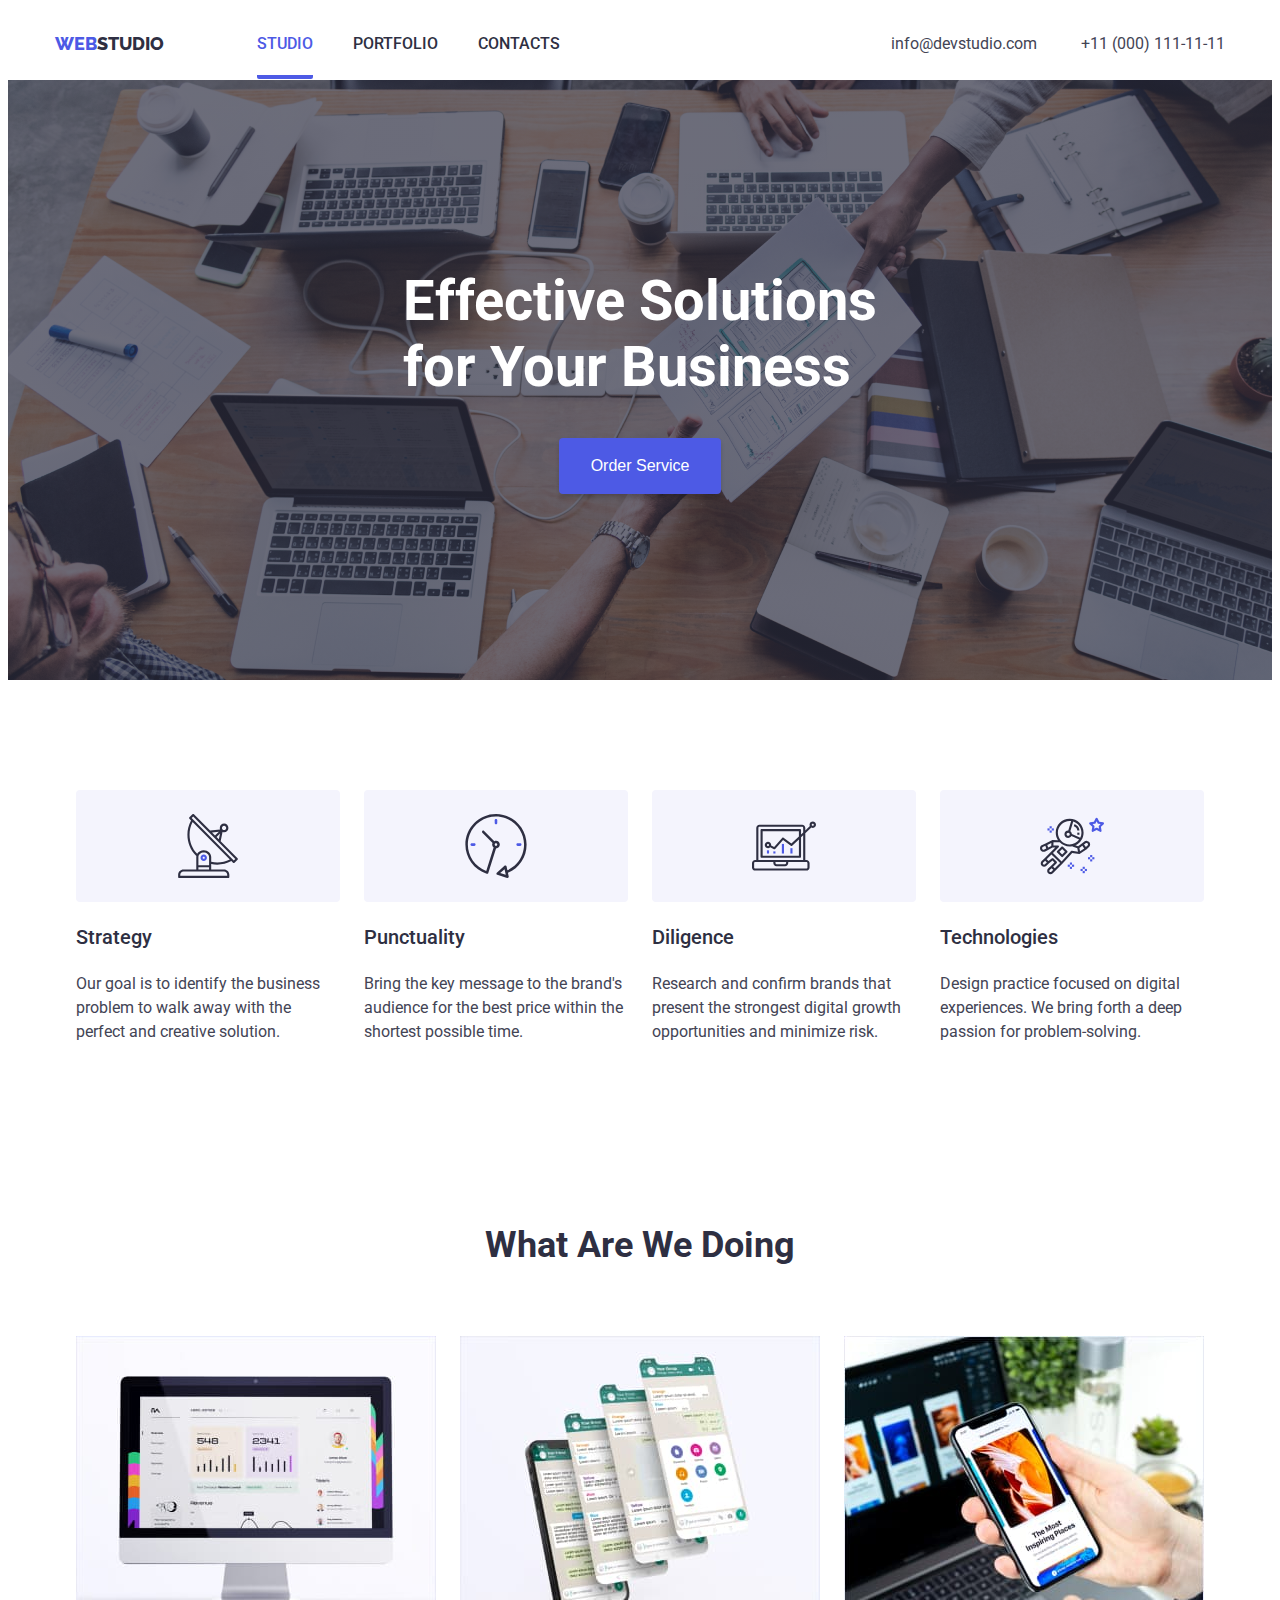
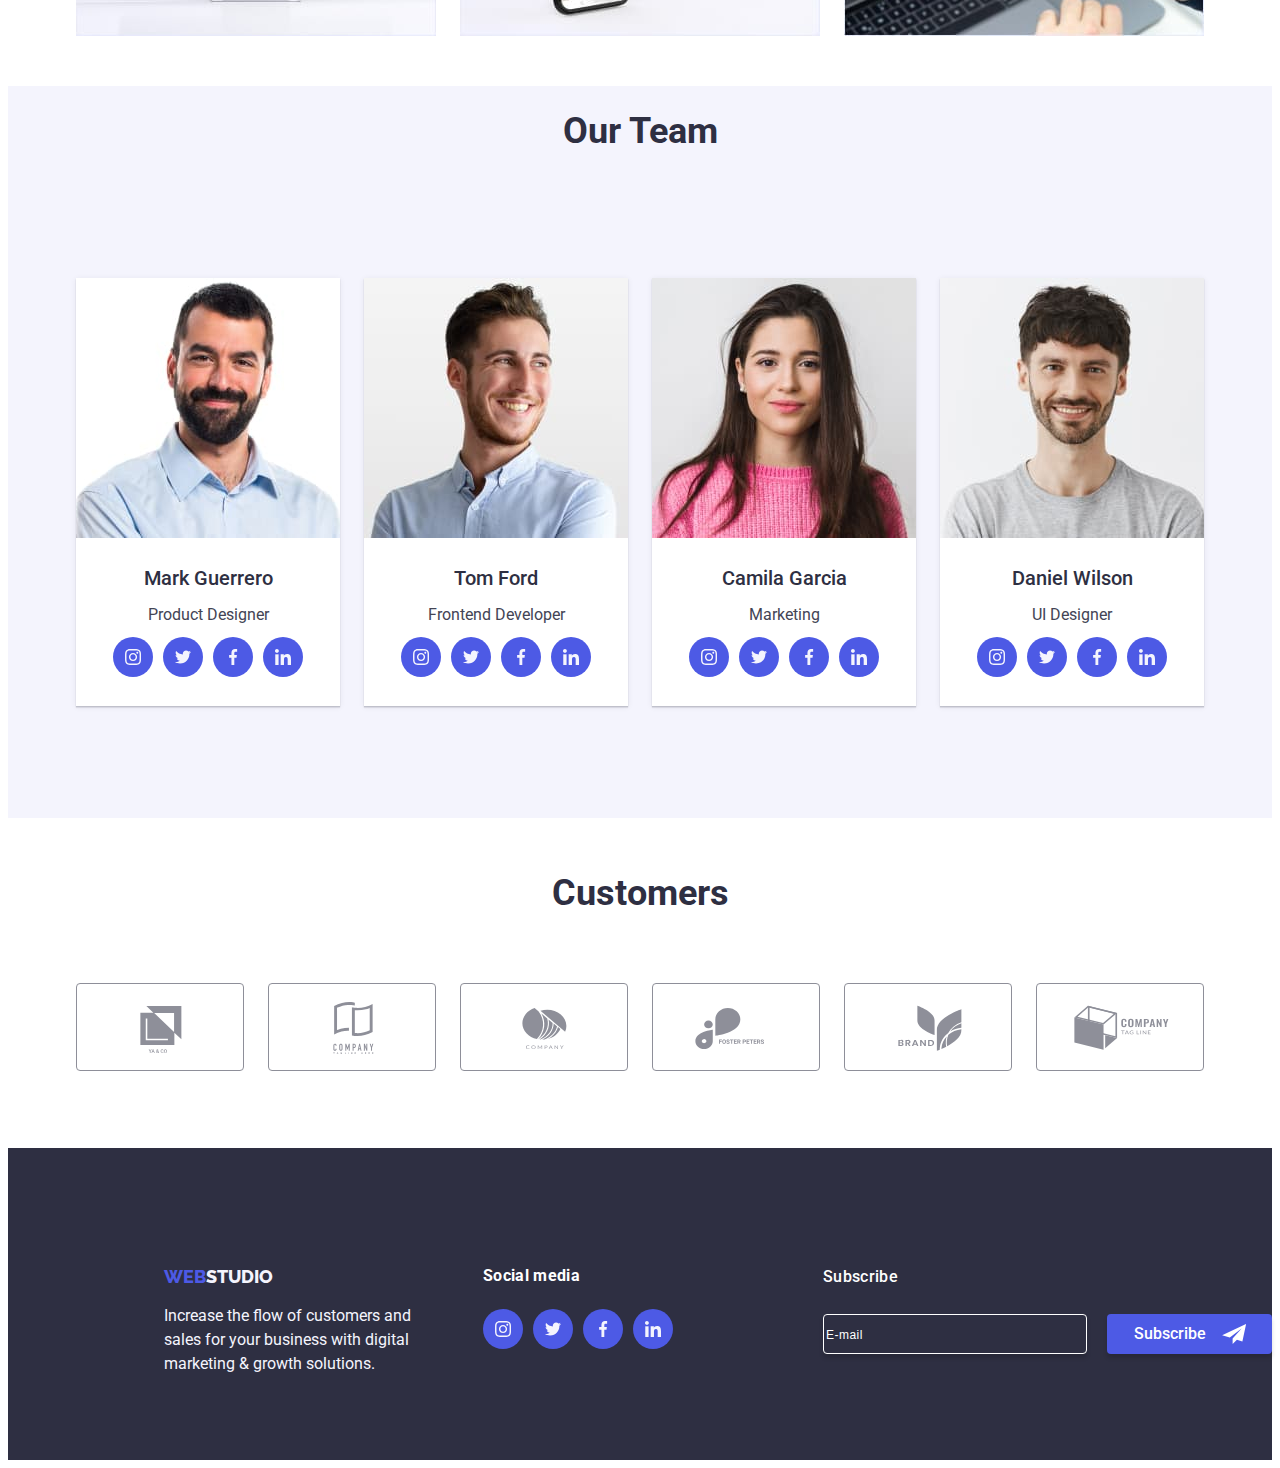
<file: index.html>
<!DOCTYPE html>
<html lang="en">
  <head>
    <meta charset="UTF-8" />
    <meta name="viewport" content="width=device-width, initial-scale=1.0" />
    <title>Web Studio</title>
    <link rel="preconnect" href="https://fonts.googleapis.com" />
    <link rel="preconnect" href="https://fonts.gstatic.com" crossorigin />
    <link
      href="https://fonts.googleapis.com/css2?family=Raleway:ital,wght@0,800;1,800&family=Roboto:ital,wght@0,400;0,500;0,700;0,900;1,400;1,500;1,700;1,900&display=swap"
      rel="stylesheet"
    />
    <link
      rel="stylesheet"
      href="https://cdnjs.cloudflare.com/ajax/libs/modern-normalize/2.0.0/modern-normalize.min.css"
      integrity="sha512-4xo8blKMVCiXpTaLzQSLSw3KFOVPWhm/TRtuPVc4WG6kUgjH6J03IBuG7JZPkcWMxJ5huwaBpOpnwYElP/m6wg=="
      crossorigin="anonymous"
      referrerpolicy="no-referrer"
    />
    <link rel="stylesheet" href="./css/index.css" />
  </head>
  <body>
    <header class="global-header">
      <a href="index.html" class="logo">studio</a>
      <nav class="main-nav">
        <ul class="main-nav-ul">
          <li><a href="./index.html" class="active">Studio</a></li>
          <li><a href="./portfolio.html">Portfolio</a></li>
          <li><a href="./contacts.html">Contacts</a></li>
        </ul>
      </nav>
      <div class="social-div">
        <a href="mailto:info@devstudio.com">info@devstudio.com</a>
        <a href="tel:+11-000-111-11-11">+11 (000) 111-11-11</a>
      </div>
    </header>
    <main class="global-main">
      <!-- Section 1 -->
      <section class="first-section">
        <h1 class="hero-title">Effective Solutions <br />for Your Business</h1>
        <div class="button">
          <button type="button" class="order-button" data-modal-open>
            Order Service
          </button>
        </div>
      </section>
      <div class="modal is-hidden" data-modal>
        <div class="modal-content">
          <button class="close-btn" data-modal-close>&times;</button>
          <div class="modal-text">
            <p>Leave your contacts and we will call you back</p>
          </div>
          <form class="forms" name="signup_form" autocomplete="on" novalidate>
            <div class="labels">
              <label class="name-label">
                Name
                <div class="input-container">
                  <input type="text" name="name" class="input-name" />
                  <svg>
                    <use
                      href="icons.svg/symbol-defs.svg#icon-person-black"
                    ></use>
                  </svg>
                </div>
              </label>

              <label class="phone-label">
                Phone
                <div class="input-container">
                  <input type="tel" name="phone" class="input-phone" />
                  <svg>
                    <use
                      href="icons.svg/symbol-defs.svg#icon-phone-black"
                    ></use>
                  </svg>
                </div>
              </label>
              <label class="email-label">
                Email
                <div class="input-container">
                  <input type="email" name="email" class="input-email" />
                  <svg>
                    <use
                      href="icons.svg/symbol-defs.svg#icon-email-black"
                    ></use>
                  </svg>
                </div>
              </label>

              <label class="comment-label">
                Comment
                <textarea
                  name="Comment"
                  rows="5"
                  placeholder="Text input"
                  class="textare-comment"
                ></textarea>
              </label>

              <label class="checkbox-label">
                <input
                  type="checkbox"
                  name="privacy-policy"
                  value="conditions"
                  class="input-checkbox"
                />
                <svg class="checkbox-svg">
                  <use
                    href="./icons.svg/symbol-defs.svg#icon-checkbox-checked"
                  ></use>
                </svg>
                <p>
                  I accept the terms and conditions of the
                  <a href="#Privacy-Policy"><u>Privacy Policy</u></a>
                </p>
              </label>

              <div class="container-submit">
                <button type="submit" class="submit">Send</button>
              </div>
            </div>
          </form>
        </div>
      </div>

      <!-- Section 2 -->
      <section class="second-section">
        <div class="second-container">
          <ul>
            <li>
              <div class="icons-second-section">
                <svg>
                  <use href="./icons.svg/symbol-defs.svg#icon-antenna"></use>
                </svg>
              </div>
              <h3>Strategy</h3>
              <p>
                Our goal is to identify the business problem to walk away with
                the perfect and creative solution.
              </p>
            </li>
            <li>
              <div class="icons-second-section">
                <svg>
                  <use href="./icons.svg/symbol-defs.svg#icon-clock"></use>
                </svg>
              </div>
              <h3>Punctuality</h3>
              <p>
                Bring the key message to the brand's audience for the best price
                within the shortest possible time.
              </p>
            </li>
            <li>
              <div class="icons-second-section">
                <svg>
                  <use href="./icons.svg/symbol-defs.svg#icon-diagram"></use>
                </svg>
              </div>
              <h3>Diligence</h3>
              <p>
                Research and confirm brands that present the strongest digital
                growth opportunities and minimize risk.
              </p>
            </li>
            <li>
              <div class="icons-second-section">
                <svg>
                  <use href="./icons.svg/symbol-defs.svg#icon-astronaut"></use>
                </svg>
              </div>
              <h3>Technologies</h3>
              <p>
                Design practice focused on digital experiences. We bring forth a
                deep passion for problem-solving.
              </p>
            </li>
          </ul>
        </div>
      </section>

      <!-- Section 3 -->
      <section class="third-section">
        <div><h2>what are we doing</h2></div>

        <div class="third-section-img">
          <ul>
            <li><img src="images/img1.jpg" alt="computer" /></li>
            <li><img src="images/img2.jpg" alt="application" /></li>
            <li><img src="images/img3.jpg" alt="phone" /></li>
          </ul>
        </div>
      </section>

      <!-- Section 4 -->
      <section class="fourth-section">
        <h2>Our Team</h2>
        <ul>
          <li>
            <img src="images/img4.jpg" alt="Mark's picture" width="264" />
            <h3>Mark Guerrero</h3>
            <p>Product Designer</p>
            <div class="icons-fourth-section">
              <a
                href="https://www.instagram.com/"
                target="_blank"
                class="icon"
                aria-label="instagram-link"
                ><svg>
                  <use href="./icons.svg/symbol-defs.svg#icon-instagram"></use>
                </svg>
              </a>
              <a
                href="https://www.twitter.com/"
                target="_blank"
                class="icon"
                aria-label="twitter-link"
                ><svg>
                  <use href="./icons.svg/symbol-defs.svg#icon-twitter"></use>
                </svg>
              </a>
              <a
                href="https://www.facebook.com/"
                target="_blank"
                class="icon"
                aria-label="facebook-link"
                ><svg>
                  <use href="./icons.svg/symbol-defs.svg#icon-facebook"></use>
                </svg>
              </a>
              <a
                href="https://www.linkedin.com/"
                target="_blank"
                class="icon"
                aria-label="linkedin-link"
                ><svg>
                  <use href="./icons.svg/symbol-defs.svg#icon-linkedin"></use>
                </svg>
              </a>
            </div>
          </li>
          <li>
            <img src="images/img5.jpg" alt="Tom's picture" width="264" />
            <h3>Tom Ford</h3>
            <p>Frontend Developer</p>
            <div class="icons-fourth-section">
              <a
                href="https://www.instagram.com/"
                target="_blank"
                class="icon"
                aria-label="instagram-link"
                ><svg>
                  <use href="./icons.svg/symbol-defs.svg#icon-instagram"></use>
                </svg>
              </a>
              <a
                href="https://www.twitter.com/"
                target="_blank"
                class="icon"
                aria-label="twitter-link"
                ><svg>
                  <use href="./icons.svg/symbol-defs.svg#icon-twitter"></use>
                </svg>
              </a>
              <a
                href="https://www.facebook.com/"
                target="_blank"
                class="icon"
                aria-label="facebook-link"
                ><svg>
                  <use href="./icons.svg/symbol-defs.svg#icon-facebook"></use>
                </svg>
              </a>
              <a
                href="https://www.linkedin.com/"
                target="_blank"
                class="icon"
                aria-label="linkedin-link"
                ><svg>
                  <use href="./icons.svg/symbol-defs.svg#icon-linkedin"></use>
                </svg>
              </a>
            </div>
          </li>
          <li>
            <img src="images/img6.jpg" alt="Camila's picture" width="264" />
            <h3>Camila Garcia</h3>
            <p>Marketing</p>
            <div class="icons-fourth-section">
              <a
                href="https://www.instagram.com/"
                target="_blank"
                class="icon"
                aria-label="instagram-link"
                ><svg>
                  <use href="./icons.svg/symbol-defs.svg#icon-instagram"></use>
                </svg>
              </a>
              <a
                href="https://www.twitter.com/"
                target="_blank"
                class="icon"
                aria-label="twitter-link"
                ><svg>
                  <use href="./icons.svg/symbol-defs.svg#icon-twitter"></use>
                </svg>
              </a>
              <a
                href="https://www.facebook.com/"
                target="_blank"
                class="icon"
                aria-label="facebook-link"
                ><svg>
                  <use href="./icons.svg/symbol-defs.svg#icon-facebook"></use>
                </svg>
              </a>
              <a
                href="https://www.linkedin.com/"
                target="_blank"
                class="icon"
                aria-label="linkedin-link"
                ><svg>
                  <use href="./icons.svg/symbol-defs.svg#icon-linkedin"></use>
                </svg>
              </a>
            </div>
          </li>
          <li>
            <img src="images/img7.jpg" alt="Daniel's picture" width="264" />
            <h3>Daniel Wilson</h3>
            <p>UI Designer</p>
            <div class="icons-fourth-section">
              <a
                href="https://www.instagram.com/"
                target="_blank"
                class="icon"
                aria-label="instagram-link"
                ><svg>
                  <use href="./icons.svg/symbol-defs.svg#icon-instagram"></use>
                </svg>
              </a>
              <a
                href="https://www.twitter.com/"
                target="_blank"
                class="icon"
                aria-label="twitter-link"
                ><svg>
                  <use href="./icons.svg/symbol-defs.svg#icon-twitter"></use>
                </svg>
              </a>
              <a
                href="https://www.facebook.com/"
                target="_blank"
                class="icon"
                aria-label="facebook-link"
                ><svg>
                  <use href="./icons.svg/symbol-defs.svg#icon-facebook"></use>
                </svg>
              </a>
              <a
                href="https://www.linkedin.com/"
                target="_blank"
                class="icon"
                aria-label="linkedin-link"
                ><svg>
                  <use href="./icons.svg/symbol-defs.svg#icon-linkedin"></use>
                </svg>
              </a>
            </div>
          </li>
        </ul>
      </section>
      <!-- Section 5 -->
      <section class="fifth-section">
        <h2>Customers</h2>
        <div class="icons-fifth-section">
          <ul>
            <li>
              <svg>
                <use href="./icons.svg/symbol-defs.svg#icon-Logo1"></use>
              </svg>
            </li>
            <li>
              <svg>
                <use href="./icons.svg/symbol-defs.svg#icon-Logo2"></use>
              </svg>
            </li>
            <li>
              <svg>
                <use href="./icons.svg/symbol-defs.svg#icon-Logo3"></use>
              </svg>
            </li>
            <li>
              <svg>
                <use href="./icons.svg/symbol-defs.svg#icon-Logo4"></use>
              </svg>
            </li>
            <li>
              <svg>
                <use href="./icons.svg/symbol-defs.svg#icon-Logo5"></use>
              </svg>
            </li>
            <li>
              <svg>
                <use href="./icons.svg/symbol-defs.svg#icon-Logo6"></use>
              </svg>
            </li>
          </ul>
        </div>
      </section>
    </main>
    <footer class="global-footer">
      <div class="footer-container">
        <a href="index.html" class="logo">studio</a>

        <p>
          Increase the flow of customers and <br />
          sales for your business with digital <br />
          marketing & growth solutions.
        </p>
      </div>
      <div class="container-footer-social-media">
        <h4>Social media</h4>
        <ul class="icons-global-footer">
          <li>
            <a
              href="https://www.instagram.com/"
              target="_blank"
              class="icon"
              aria-label="instagram-link"
              ><svg>
                <use href="./icons.svg/symbol-defs.svg#icon-instagram"></use>
              </svg>
            </a>
          </li>
          <li>
            <a
              href="https://www.twitter.com/"
              target="_blank"
              class="icon"
              aria-label="twitter-link"
              ><svg>
                <use href="./icons.svg/symbol-defs.svg#icon-twitter"></use>
              </svg>
            </a>
          </li>
          <li>
            <a
              href="https://www.facebook.com/"
              target="_blank"
              class="icon"
              aria-label="facebook-link"
              ><svg>
                <use href="./icons.svg/symbol-defs.svg#icon-facebook"></use>
              </svg>
            </a>
          </li>
          <li>
            <a
              href="https://www.linkedin.com/"
              target="_blank"
              class="icon"
              aria-label="linkedin-link"
              ><svg>
                <use href="./icons.svg/symbol-defs.svg#icon-linkedin"></use>
              </svg>
            </a>
          </li>
        </ul>
      </div>
      <div class="subscribe-container">
        <form class="subscribe-form">
          <label>
            <h2 class="subscribe-title">Subscribe</h2>

            <input
              type="email"
              name="email"
              placeholder="E-mail"
              class="input-email-footer"
            />
          </label>
          <div class="subscribe-footer">
            <button type="submit" class="subscribe-btn">
              Subscribe<svg>
                <use href="./icons.svg/symbol-defs.svg#icon-icon-send"></use>
              </svg>
            </button>
          </div>
        </form>
      </div>
    </footer>
    <script src="./js/modal.js"></script>
  </body>
</html>
</file>
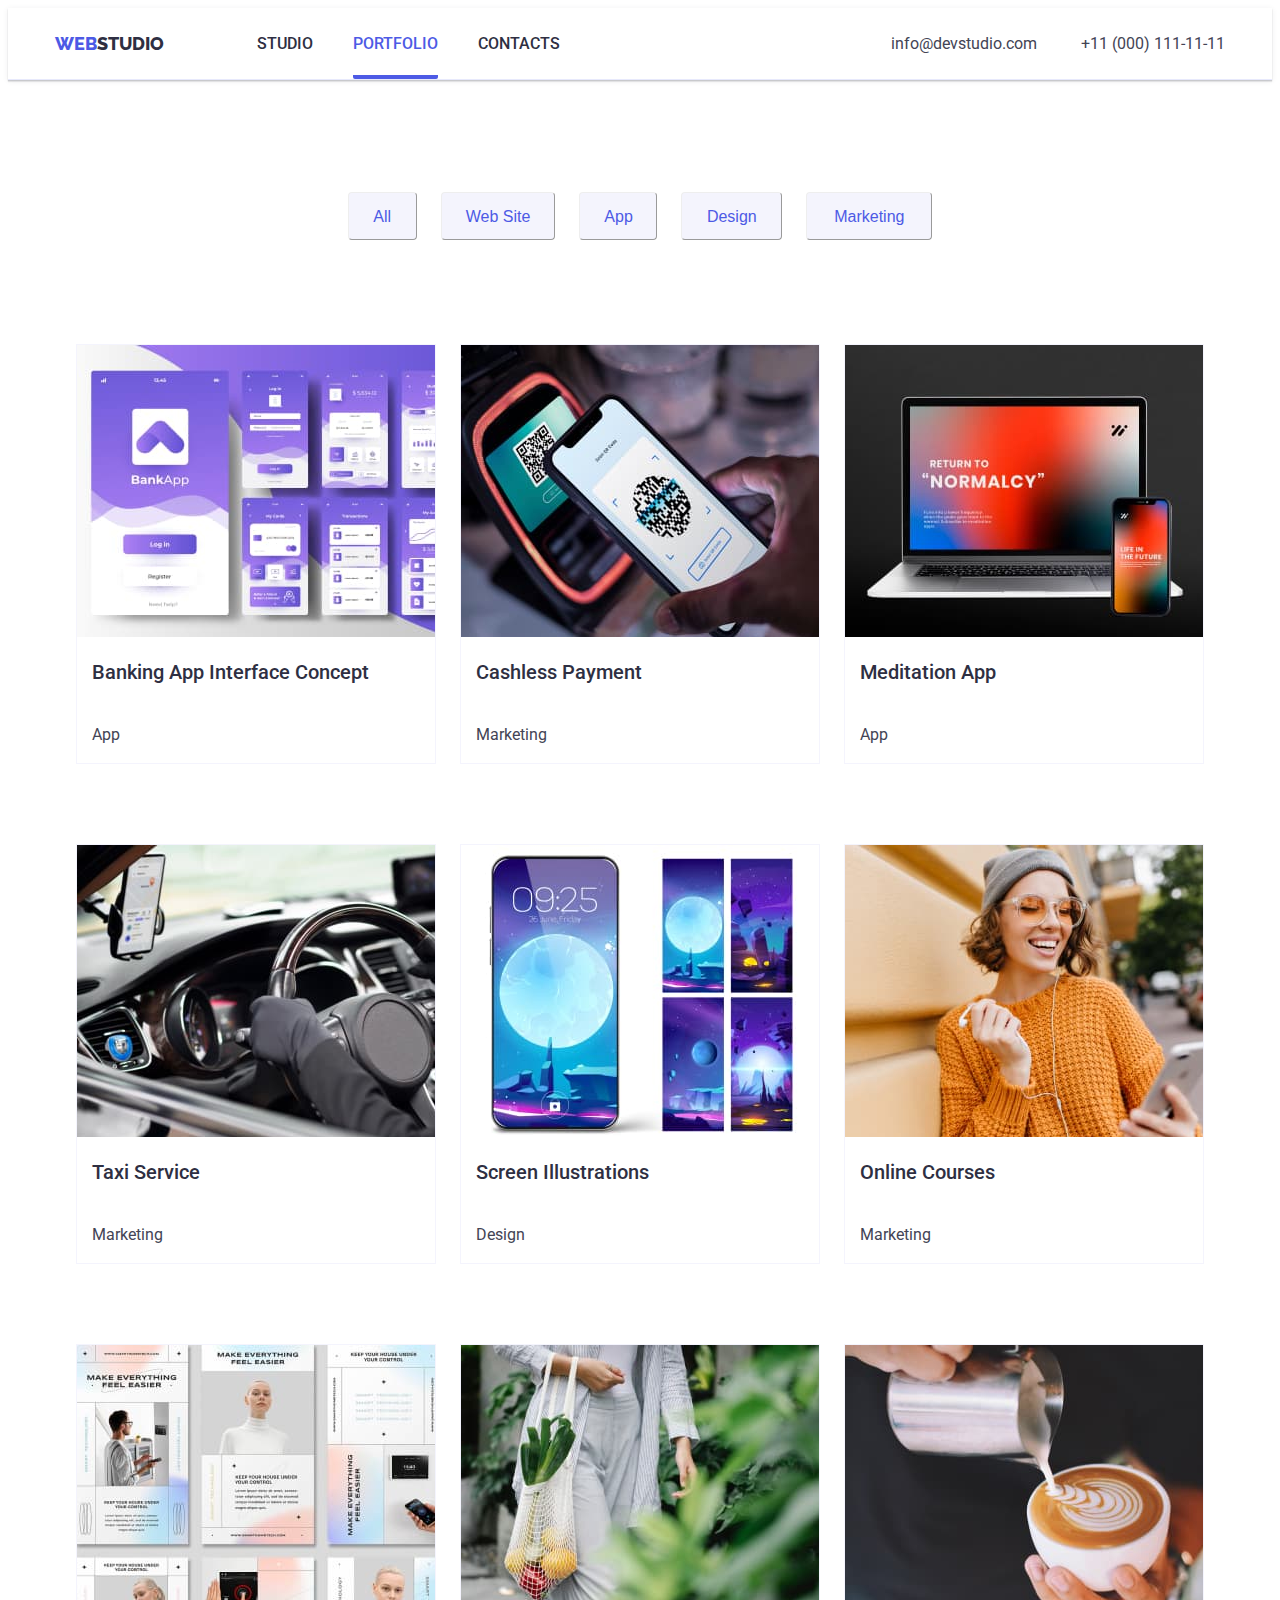
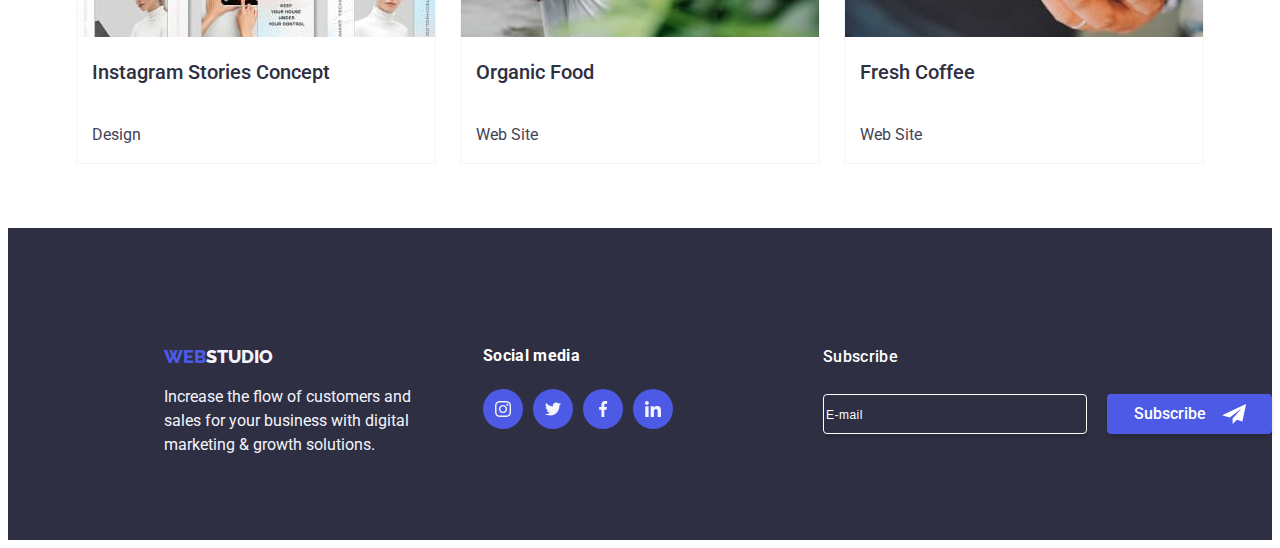
<file: portfolio.html>
<!DOCTYPE html>
<html lang="en">
  <head>
    <meta charset="UTF-8" />
    <meta name="viewport" content="width=device-width, initial-scale=1.0" />
    <title>Portfolio</title>
    <link rel="preconnect" href="https://fonts.googleapis.com" />
    <link rel="preconnect" href="https://fonts.gstatic.com" crossorigin />
    <link
      href="https://fonts.googleapis.com/css2?family=Raleway:ital,wght@0,800;1,800&family=Roboto:ital,wght@0,400;0,500;0,700;0,900;1,400;1,500;1,700;1,900&display=swap"
      rel="stylesheet"
    />
    <link rel="stylesheet" href="./css/portfolio.css" />
    <link
      rel="stylesheet"
      href="https://cdnjs.cloudflare.com/ajax/libs/modern-normalize/2.0.0/modern-normalize.min.css"
      integrity="sha512-4xo8blKMVCiXpTaLzQSLSw3KFOVPWhm/TRtuPVc4WG6kUgjH6J03IBuG7JZPkcWMxJ5huwaBpOpnwYElP/m6wg=="
      crossorigin="anonymous"
      referrerpolicy="no-referrer"
    />
  </head>
  <body>
    <header class="global-header">
      <a href="index.html" class="logo">studio</a>
      <nav class="main-nav">
        <ul class="main-nav-ul">
          <li><a href="./index.html">Studio</a></li>

          <li><a href="./portfolio.html" class="active">Portfolio</a></li>

          <li><a href="./contacts.html">Contacts</a></li>
        </ul>
      </nav>
      <div class="social-div">
        <a href="mailto:info@devstudio.com">info@devstudio.com</a>
        <a href="tel:+11-000-111-11-11">+11 (000) 111-11-11</a>
      </div>
    </header>

    <main>
      <!-- Button section -->
      <section class="first-section">
        <div class="container-button">
          <ul class="section-button">
            <li><button type="button" class="all-button">All</button></li>
            <li><button type="button" class="web-button">Web Site</button></li>
            <li><button type="button" class="app-button">App</button></li>
            <li><button type="button" class="design-button">Design</button></li>
            <li>
              <button type="button" class="marketing-button">Marketing</button>
            </li>
          </ul>
        </div>
      </section>
      <!-- Section with banking app,cashless payment and meditation app -->
      <section class="second-section">
        <div class="second-container">
          <ul class="second-list">
            <li>
              <div class="overlay-img">
                <img src="images/img8.jpg" alt="App Interface " width="360" />
                <div class="overlay-app">
                  <p>
                    14 Stylish and User-Friendly App Design Concepts · Task
                    Manager App · Calorie Tracker App · Exotic Fruit Ecommerce
                    App · Cloud Storage App
                  </p>
                </div>
              </div>
              <h3>Banking App Interface Concept</h3>
              <p>App</p>
            </li>
            <li>
              <div class="overlay-img">
                <img
                  src="images/img9.jpg"
                  alt="Marketing's picture"
                  width="360"
                />
                <div class="overlay-app">
                  <p>
                    14 Stylish and User-Friendly App Design Concepts · Task
                    Manager App · Calorie Tracker App · Exotic Fruit Ecommerce
                    App · Cloud Storage App
                  </p>
                </div>
              </div>

              <h3>Cashless Payment</h3>
              <p>Marketing</p>
            </li>
            <li>
              <div class="overlay-img">
                <img src="images/img10.jpg" alt="App's picture" width="360" />
                <div class="overlay-app">
                  <p>
                    14 Stylish and User-Friendly App Design Concepts · Task
                    Manager App · Calorie Tracker App · Exotic Fruit Ecommerce
                    App · Cloud Storage App
                  </p>
                </div>
              </div>
              <h3>Meditation App</h3>
              <p>App</p>
            </li>
          </ul>
        </div>
      </section>
      <!-- Section with taxi service,screen illustrations and online courses -->
      <section class="third-section">
        <div class="third-container">
          <ul class="third-list">
            <li>
              <div class="overlay-img">
                <img src="images/img11.jpg" alt="Taxi Service " width="360" />
                <div class="overlay-app">
                  <p>
                    14 Stylish and User-Friendly App Design Concepts · Task
                    Manager App · Calorie Tracker App · Exotic Fruit Ecommerce
                    App · Cloud Storage App
                  </p>
                </div>
              </div>

              <h3>Taxi Service</h3>
              <p>Marketing</p>
            </li>
            <li>
              <div class="overlay-img">
                <img
                  src="images/img12.jpg"
                  alt="Screen Illustrations"
                  width="360"
                />
                <div class="overlay-app">
                  <p>
                    14 Stylish and User-Friendly App Design Concepts · Task
                    Manager App · Calorie Tracker App · Exotic Fruit Ecommerce
                    App · Cloud Storage App
                  </p>
                </div>
              </div>

              <h3>Screen Illustrations</h3>
              <p>Design</p>
            </li>
            <li>
              <div class="overlay-img">
                <img src="images/img13.jpg" alt="Online Courses" width="360" />
                <div class="overlay-app">
                  <p>
                    14 Stylish and User-Friendly App Design Concepts · Task
                    Manager App · Calorie Tracker App · Exotic Fruit Ecommerce
                    App · Cloud Storage App
                  </p>
                </div>
              </div>

              <h3>Online Courses</h3>
              <p>Marketing</p>
            </li>
          </ul>
        </div>
      </section>
      <!-- Section with instagram stories concept,organic food and frech coffee -->
      <section class="fourth-section">
        <div class="fourth-container">
          <ul class="fourth-list">
            <li>
              <div class="overlay-img">
                <img
                  src="images/img14.jpg"
                  alt="Instagram Stories Concept "
                  width="360"
                />
                <div class="overlay-app">
                  <p>
                    14 Stylish and User-Friendly App Design Concepts · Task
                    Manager App · Calorie Tracker App · Exotic Fruit Ecommerce
                    App · Cloud Storage App
                  </p>
                </div>
              </div>

              <h3>Instagram Stories Concept</h3>
              <p>Design</p>
            </li>
            <li>
              <div class="overlay-img">
                <img src="images/img15.jpg" alt="Organic Food" width="360" />
                <div class="overlay-app">
                  <p>
                    14 Stylish and User-Friendly App Design Concepts · Task
                    Manager App · Calorie Tracker App · Exotic Fruit Ecommerce
                    App · Cloud Storage App
                  </p>
                </div>
              </div>

              <h3>Organic Food</h3>
              <p>Web Site</p>
            </li>
            <li>
              <div class="overlay-img">
                <img src="images/img16.jpg" alt="Fresh Coffee" width="360" />
                <div class="overlay-app">
                  <p>
                    14 Stylish and User-Friendly App Design Concepts · Task
                    Manager App · Calorie Tracker App · Exotic Fruit Ecommerce
                    App · Cloud Storage App
                  </p>
                </div>
              </div>

              <h3>Fresh Coffee</h3>
              <p>Web Site</p>
            </li>
          </ul>
        </div>
      </section>
    </main>
    <footer class="global-footer">
      <div class="footer-container">
        <a href="index.html" class="logo">studio</a>

        <p>
          Increase the flow of customers and <br />
          sales for your business with digital <br />
          marketing & growth solutions.
        </p>
      </div>
      <div class="container-footer-social-media">
        <h4>Social media</h4>
        <ul class="icons-global-footer">
          <li>
            <a
              href="https://www.instagram.com/"
              target="_blank"
              class="icon"
              aria-label="instagram-link"
              ><svg>
                <use href="./icons.svg/symbol-defs.svg#icon-instagram"></use>
              </svg>
            </a>
          </li>
          <li>
            <a
              href="https://www.twitter.com/"
              target="_blank"
              class="icon"
              aria-label="twitter-link"
              ><svg>
                <use href="./icons.svg/symbol-defs.svg#icon-twitter"></use>
              </svg>
            </a>
          </li>
          <li>
            <a
              href="https://www.facebook.com/"
              target="_blank"
              class="icon"
              aria-label="facebook-link"
              ><svg>
                <use href="./icons.svg/symbol-defs.svg#icon-facebook"></use>
              </svg>
            </a>
          </li>
          <li>
            <a
              href="https://www.linkedin.com/"
              target="_blank"
              class="icon"
              aria-label="linkedin-link"
              ><svg>
                <use href="./icons.svg/symbol-defs.svg#icon-linkedin"></use>
              </svg>
            </a>
          </li>
        </ul>
      </div>
      <div class="subscribe-container">
        <form class="subscribe-form">
          <label>
            <h2 class="subscribe-title">Subscribe</h2>

            <input
              type="email"
              name="email"
              placeholder="E-mail"
              class="input-email-footer"
            />
          </label>
          <div class="subscribe-footer">
            <button type="submit" class="subscribe-btn">
              Subscribe<svg>
                <use href="./icons.svg/symbol-defs.svg#icon-icon-send"></use>
              </svg>
            </button>
          </div>
        </form>
      </div>
    </footer>
  </body>
</html>
</file>
<file: css/index.css>
:root{
    --navy-blue-color:#2E2F42;
    --slate-color:#434455;
    --light-slate-color: #8e8f99;
    --link-color-hover:#ff6c00;
    --iris-color:#4d5ae5;
    --white-color:#ffffff;
    --cloud-color:#f4f4fd;
    --ocean-color: #404bbf;
    --cornflower-color: #E7E9FC;
    --dairy-color:#fcfcfc;
    --second-family:"Raleway",sans-serif;
    --fond-family:"Roboto", sans-serif;
    --transition: 250ms cubic-bezier(0.4, 0, 0.2, 1);
}
*,
::before,
::after {
    box-sizing: border-box;
}
body{
    font-family: var(--fond-family);
    color: var(--slate-color);
  }
ul {
    list-style-type: none;
}
a {
    text-decoration: none;
}      
.global-header{
    background-color:var(--white-color);
    display: flex;
    justify-content: space-around;
    align-items: center;
    height: 72px;
}

.global-header .logo::before{
    content: "WEB";
    color:var(--iris-color);
    font-weight: 800;
    font-size: 18px;
    line-height: 1.3em;
    font-family: var(--second-family);
}
.global-header .logo{
    font-weight: 800;
    font-size: 18px;
    line-height: 1.3em;
    font-family: var(--second-family);
    text-transform: uppercase;
    color:var(--navy-blue-color)
}
.main-nav-ul{
    display: flex;
    width: 500px;
    padding-inline-start: 0;
    justify-content:flex-start;
    gap: 40px;
    margin-bottom: 0px;
    margin-top: 0px;
    align-items: center;
    height: 72px;
}


.global-header .main-nav a{
    text-transform: uppercase;
    font-weight: 500;
    font-size: 16px;
    line-height: 1.5em; 
    color: var(--navy-blue-color); 
}
.global-header a.active {
    padding-bottom: 22px;
    border-bottom: 4px solid var(--iris-color);
    border-radius: 2px;
    color: var(--iris-color);

}
.global-header .main-nav a:hover,
.global-header .social-div a:hover{
    color: var(--iris-color);
    transition: var(--transition);
}
.global-header .social-div a{
    padding-left: 40px;
    font-weight: 400;
    font-size: 16px;
    line-height: 1.5em;
    color: var(--slate-color);
}

.first-section{
    background-color:var(--navy-blue-color);
    height: 600px;
    background-image:linear-gradient(
    rgba(46, 47, 66, 0.7),
    rgba(46, 47, 66, 0.7)), url("../images/people-office.png");
    background-repeat: no-repeat;
    background-size:cover;
}

.first-section .hero-title{
    padding-top: 188px;
    display: flex;
    justify-content: center;
    font-weight: 700;
    font-size: 56px;
    color:var(--white-color);
    margin-top: 0px;
}
.button{
    display: flex;
    justify-content: center;
}
.first-section .order-button:hover{
    background-color: var(--white-color);
    color: var(--iris-color);
    transition: var(--transition);
    
}
.first-section .order-button{
    background-color:var(--iris-color);
    display: flex;
    align-items: center;
    justify-content: center;
    border-radius: 4px;
    height: 56px;
    border-width: 0;
    box-shadow: 0 4px 4px 0 rgba(0, 0, 0, 0.15);
    font-weight: 500;
    font-size: 16px;
    line-height: 1.5em;
    color:var(--white-color);
    padding: 16px 32px;
    cursor: pointer;
}
.second-section
{
    display: flex;
    justify-content: center;
    padding-top: 94px;
    padding-bottom: 94px;
}
.second-container{
    width: 1200px;
}
.second-container li{
    width: 264px;
}
.icons-second-section{
    display: flex;
    justify-content: center;
    align-items: center;
    border-radius: 4px;
    width: 264px;
    height: 112px;
    background-color: var(--cloud-color);
}


.icons-second-section svg{
    width: 64px;
    height: 64px;
}
.second-section ul{
    display: flex;
    gap: 24px;
    padding-inline-start: 0px;
    justify-content: center;
}
.second-section h3{
    font-weight: 500;
    font-size: 20px;
    line-height: 1.5em;
    color: var(--navy-blue-color);
}
.second-section p{
    font-weight: 400;
    font-size: 16px;
    line-height: 1.5em;
}
.third-section-img{
    display: flex;
    justify-content: center;
}
.third-section ul{
    width: 1200px;
    display: flex;
    padding-inline-start: 0;
    gap: 24px;
    justify-content: center;
}
.third-section h2,
.fourth-section h2,
.fifth-section h2
{
    font-weight: 700;
    font-size: 36px;
    line-height: 2.5em;
    text-align: center;
    text-transform: capitalize;
    color:var(--navy-blue-color) ;
}
.fourth-section{
    background-color: var(--cloud-color);
    height: 732px;
}
.icons-fourth-section{
    display: flex;
    justify-content: center;
    gap: 10px;
}
.icons-fourth-section .icon svg{
    width: 16px;
    height: 16px;

}
.icons-fourth-section .icon{
    width: 40px;
    height: 40px;
    background-color:var(--iris-color) ;
    color:var(--cloud-color) ;
    border-radius: 50%;
    display: flex;
    justify-content: center;
    align-items: center;
}
.icons-fourth-section .icon:hover{
    background-color: var(--cloud-color);
    color:var(--iris-color) ;
    transition: var(--transition);
}
.fourth-section h3{
    font-weight: 500;
    font-size: 20px;
    line-height: 1.5em;
    text-align: center;
    color: var(--navy-blue-color);
    display: flex;
    justify-content: center;
    margin-top: 25px;
    margin-bottom: 5px;
}
.fourth-section p{
    font-weight: 400;
    font-size: 16px;
    line-height: 1.5em;
    justify-content:  center;
    display: flex;
    margin-top: 5px;
    margin-bottom: 10px;
}
.fourth-section ul{
    display: flex;
    padding-inline-start: 0;
    justify-content: center;
    padding-top: 72px;
    gap: 24px;
}
.fourth-section li{
    height: 428px;
    background-color: var(--white-color);
    display: flex;
    flex-direction: column;
    border-radius: 0px, 0px, 4px, 4px;
    box-shadow: 0 2px 1px 0 rgba(46, 47, 66, 0.08), 
    0 1px 1px 0 rgba(46, 47, 66, 0.16),
    0 1px 6px 0 rgba(46, 47, 66, 0.08);

}
.fifth-section{
    height: 300px;
        
}
.icons-fifth-section{
    display: flex;
    justify-content: center;
}
.icons-fifth-section ul{
    width: 1200px;
    display: flex;
    padding-inline-start: 0;
    gap: 24px;
    justify-content: center;
}
.icons-fifth-section li{
    border: 1px solid var(--light-slate-color);
    border-radius: 4px;
    width: 168px;
    height: 88px;
    display: flex;
    justify-content: center;
    align-items: center;
}
.icons-fifth-section li:hover,
.icons-fifth-section svg:hover{
    color:var(--iris-color) ;
    border-color: var(--iris-color);
    cursor: pointer;
    transition: var(--transition);}
.icons-fifth-section svg{
    justify-content: center;
    width: 104px;
    height: 56px;
    color: var(--light-slate-color);
}
.global-footer{
    height: 312px;
    background-color:var(--navy-blue-color);
    display: flex;
    align-items: center;
}
.footer-container{
    padding-top: 50px;
    padding-left: 156px;
    width: 500px;
}
.global-footer .logo::before {
    content: "WEB";
    color:var(--iris-color);
    font-weight: 800;
    font-size: 18px;
    line-height: 1.3em;
    font-family: var(--second-family);
}

.global-footer .logo {
    font-weight: 800;
    font-size: 18px;
    line-height: 1.3em;
    font-family: var(--second-family);
    text-transform: uppercase;
    text-decoration: none;
    color:var(--cloud-color);
}

 .global-footer p{
    font-weight: 400;
    font-size: 16px;
    line-height: 1.5em;
    color: var(--cloud-color);
    
}

.container-footer-social-media{
    font-family: var(--font-family);
    font-weight: 500;
    font-size: 16px;
    line-height: 1.5em;
    letter-spacing: 0.02em;
    color: var(--white-color);
}

.icons-global-footer{
    display: flex;
    justify-content: center;
    gap: 10px;
    padding-inline-start: 0;
}

.icons-global-footer .icon svg{
    width: 16px;
    height: 16px;
}

.icons-global-footer .icon{
    width: 40px;
    height: 40px;
    background-color: var(--iris-color);
    color: var(--cloud-color);
    border-radius: 50%;
    display: flex;
    justify-content: center;
    align-items: center;
}

.icons-global-footer .icon:hover {
    background-color: var(--cloud-color);
    color: var(--iris-color);
    transition: var(--transition);
}

.is-hidden{
    visibility: hidden;
    transform: scale(1.1);
    display: none;
} 

.modal{
    position: fixed;
    top: 0;
    left: 0;
    width: 100vw;
    height:50vw;
    display: flex;
    justify-content: center;
    align-items: center;
    background: rgba(46, 47, 66, 0.4);
}

.modal-text{
    display: flex;
    flex-direction: column;
    font-size: 16px;
    font-weight: 500;
    padding-top: 40px;
    justify-content: center;
    font-family: var(--fond-family);
    line-height: 150%;
    letter-spacing: 0.02em;
    text-align: center;
    color: var(--navy-blue-color);
}
.forms{
    display: flex;
    flex-direction: column;
}

.name-label,
.phone-label,
.email-label,
.comment-label{
    display: flex;
    flex-direction: column;
}

.checkbox-label .input-checkbox:checked + .checkbox-svg{
    background-color: var(--white-color);
    border-color: var(--iris-color);
    fill:var(--iris-color);
    stroke: var(--iris-color);
    stroke-width: 0.2;
    outline: none;
    transition: var(--transition);
}

.checkbox-label{
    display: flex;
    align-items: center;
    cursor: pointer;
}
.input-checkbox{
    appearance: none;

}

.checkbox-svg{
    height: 16px;
    width: 16px;
    margin-right: 7px;
    fill:none;
    border: 2px solid var(--light-slate-color);
    border-radius:2px;
}
 
.input-name,
.input-phone,
.input-email{
    border: 1px solid var(--light-slate-color);
    border-radius: 4px;
    height: 40px;
    width: 376px;
    padding-left: 30px;
}

.input-name:focus,
.input-phone:focus,
.input-email:focus,
.textare-comment:focus{
    border-color:  var(--iris-color);
    outline: none;
    transition: var(--transition);
}

.input-name:focus + svg,
.input-phone:focus + svg,
.input-email:focus + svg{
    fill:var(--iris-color);
    transition: var(--transition);
}

.input-container svg{
    height: 24px;
    width: 18px;
    fill:var(--navy-blue-color);
}

.input-name[type="text"],
.input-phone[type="tel"],
.input-email[type="email"] {
    color: var(--navy-blue-color);
    font-size: 16px;
}

.textare-comment{
    border: 1px solid var(--light-slate-color);
    border-radius: 4px;
    height: 120px;
}

label{
    font-family: var(--fond-family);
    font-weight: 400;
    font-size: 12px;
    line-height: 117%;
    letter-spacing: 0.04em;
    color: var(--light-slate-color);
}

.labels{
    display: flex;
    flex-direction: column;
    gap: 8px;
}

.submit{
    display: flex;
    justify-content: center;
    align-items: center;
    margin-block-start: 0;
    margin-block-end: 0;
    font-family: var(--fond-family);
    font-weight: 500;
    font-size: 16px;
    line-height: 150%;
    letter-spacing: 0.04em;
    color: var(--white-color);
    border-radius: 4px;
    width: 169px;
    height: 56px;
    box-shadow: 0 4px 4px 0 rgba(0, 0, 0, 0.15);
    background: var(--iris-color);
    border: none;
    cursor:pointer;
}

.submit:hover{
    background-color: var(--white-color);
    color: var(--iris-color);
    transition: var(--transition);
}

.container-submit{
    display: flex;
    justify-content: center;
}

.modal-content{
    padding: 16px;
    background-color: var(--dairy-color);
    width: 408px;
    height: 584px;
    position: relative;
    border-radius: 4px;
    box-shadow: 0 2px 1px 0 rgba(0, 0, 0, 0.2), 
    0 1px 3px 0 rgba(0, 0, 0, 0.12),
    0 1px 1px 0 rgba(0, 0, 0, 0.14);
}

.close-btn {
    background-color:var(--cornflower-color);
    border-radius: 50%;
    color:var(--navy-blue-color);
    outline: none;
    position: absolute;
    top:24px;
    right: 24px;
    border-color: var(--cornflower-color);
}

.subscribe-title{
    font-family: var(--font-family);
    font-weight: 500;
    font-size: 16px;
    line-height: 150%;
    letter-spacing: 0.02em;
    color: var(--white-color);
    margin-block-end: 25px;
}

.input-email-footer{
    border: 1px solid var(--white-color);
    border-radius: 4px;
    width: 264px;
    height: 40px;
    background-color: transparent;
    box-shadow: 0 4px 4px 0 rgba(0, 0, 0, 0.15);
    outline: none;
}

.input-email-footer[type="email"]{
    color:var(--white-color);
    font-size: 16px;
}

input::placeholder {
    font-family: var(--font-family);
    font-weight: 400;
    font-size: 12px;
    line-height: 200%;
    letter-spacing: 0.04em;
    color: var(--white-color);
}

textarea::placeholder{
    font-family: var(--font-family);
    font-weight: 400;
    font-size: 12px;
    line-height: 117%;
    letter-spacing: 0.04em;
    color: var(--navy-blue-color);
    padding-left: 5px;
}

.subscribe-btn{
    border-radius: 4px;
    width: 165px;
    height: 40px;
    background: var(--iris-color);
    display: flex;
    justify-content: center;
    align-items: center;
    border: none;
    box-shadow: 0 4px 4px 0 rgba(0, 0, 0, 0.15);
    font-family: var(--fond-family);
    font-weight: 500;
    font-size: 16px;
    padding: 8px 24px;
    line-height: 1.5em;
    color: var(--white-color);
    cursor: pointer;
}

.subscribe-footer:hover svg {
    fill: var(--iris-color);
    transition: var(--transition);
}

.subscribe-footer:hover .subscribe-btn {
    background-color: var(--white-color);
    color:var(--iris-color);
    transition: var(--transition);
}

.subscribe-btn svg{
    height: 20px;
    width: 24px;
    margin-left: 16px;
    fill:var(--white-color);
}

.subscribe-container{
    padding-left: 150px;
    height: 100px;
}

.subscribe-form{
    display: flex;
    gap: 20px;
    height: 100px;
    align-items: flex-end;
}

.subscribe-footer{
    display: flex;
    height: 40px;
    align-items: flex-end;
}

.input-container{
    position: relative;
}

.input-container svg{
    position: absolute;
    top: 50%;
    left: 10px;
    transform: translateY(-50%);
}
</file>
<file: css/portfolio.css>
:root {
    --navy-blue-color: #2E2F42;
    --slate-color: #434455;
    --light-slate-color: #8e8f99;
    --link-color-hover: #ff6c00;
    --iris-color: #4d5ae5;
    --white-color: #ffffff;
    --cloud-color: #f4f4fd;
    --ocean-color:#404bbf;
    --cornflower-color:#E7E9FC;
    --second-family: "Raleway", sans-serif;
    --fond-family: "Roboto", sans-serif;
    --transition: 250ms cubic-bezier(0.4, 0, 0.2, 1); 
}
*,
::before,
::after {
    box-sizing: border-box;}

body {
    font-family: var(--fond-family);
    color: var(--slate-color);
}

ul {
    list-style-type: none;
}

a {
    text-decoration: none;
}

.global-header {
    background-color: var(--white-color);
    display: flex;
    height: 72px;
    justify-content: space-around;
    align-items: center;
border-bottom: 1px solid var(--cornflower-color);
box-shadow: 0 1px 6px 0 rgba(46, 47, 66, 0.08),
 0 1px 1px 0 rgba(46, 47, 66, 0.16), 
 0 2px 1px 0 rgba(46, 47, 66, 0.08);
}

.global-header .logo::before {
    content: "WEB";
    color: var(--iris-color);
    font-weight: 800;
    font-size: 18px;
    line-height: 1.3em;
    font-family: var(--second-family);
}

.global-header .logo {
    font-weight: 800;
    font-size: 18px;
    line-height: 1.3em;
    font-family: var(--second-family);
    text-transform: uppercase;
    text-decoration: none;
    color: var(--navy-blue-color)
}

.main-nav-ul {
        display: flex;
        width: 500px;
        padding-inline-start: 0;
        justify-content: flex-start;
        gap: 40px;
        margin-bottom: 0px;
        margin-top: 0px;
        align-items: center;
        height: 72px;
}

.global-header .main-nav a{
    text-transform: uppercase;
    font-weight: 500;
    font-size: 16px;
    line-height: 1.5em;
    color: var(--navy-blue-color);
}
.global-header a.active {
    padding-bottom: 22px;
    border-bottom: 4px solid var(--iris-color);
    border-radius: 2px;
    color: var(--iris-color);}

.global-header .main-nav a:hover,
.global-header .social-div a:hover {
    color: var(--iris-color);
    transition: var(--transition);

}

.global-header .social-div a {
    padding-left: 40px;
    font-weight: 400;
    font-size: 16px;
    line-height: 1.5em;
    color: var(--slate-color);
}

.container-button{
    display: flex;
    justify-content: center;
    padding-top: 96px;
    padding-bottom: 72px;
}
.section-button{
    display: flex;
    justify-content: center;
    gap: 24px;
    padding-inline-start:  0px;

}
.section-button button:hover{
    background-color: var(--ocean-color);
    color: #f4f4fd;
    box-shadow: 0 2px 2px 0 rgba(0, 0, 0, 0.12),
     0 2px 1px 0 rgba(0, 0, 0, 0.08),
      0 3px 1px 0 rgba(0, 0, 0, 0.1);
    transition: var(--transition);
}
.first-section .all-button {
    background-color: var(--cloud-color);
    border-color: 1px solid var(--cornflower-color);
    width: 69px;
    height:48px;
    border-radius: 4px;
    border-width: 1px;
    font-weight: 500;
    font-size: 16px;
    line-height: 1.5em;
    text-align: center;
    color:var(--iris-color);
    padding: 12px 24px;
    cursor: pointer;
}
.first-section .web-button {
    background-color:var(--cloud-color);
    border-color: 1px solid var(--cornflower-color);
    border-radius: 4px;
    height: 48px;
    border-width: 1px;
    font-weight: 500;
    font-size: 16px;
    line-height: 1.5em;
    color: var(--iris-color);
    padding: 12px  24px;
    cursor: pointer;
    text-align: center;
}
.first-section .app-button {
    background-color: var(--cloud-color);
    border-color: 1px solid var(--cornflower-color);
    border-radius: 4px;
    width: 78px;
    height: 48px;
    border-width: 1px;
    font-weight: 500;
    font-size: 16px;
    line-height: 1.5em;
    color: var(--iris-color);
    padding: 12px  24px;
    cursor: pointer;
    text-align: center;
}
.first-section .design-button {
    background-color: var(--cloud-color);
    border-color: 1px solid var(--cornflower-color);
    border-radius: 4px;
    width: 101px;
    height: 48px;
    border-width: 1px;
    font-weight: 500;
    font-size: 16px;
    line-height: 1.5em;
    color: var(--iris-color);
    padding: 12px  24px;
    cursor: pointer;
    text-align: center;
}
.first-section .marketing-button {
    background-color: var(--cloud-color);
    border-color: 1px solid var(--cornflower-color);
    border-radius: 4px;
    width: 126px;
    height: 48px;
    border-width: 1px;
    font-weight: 500;
    font-size: 16px;
    line-height: 1.5em;
    color: var(--iris-color);
    padding: 12px  24px;
    cursor: pointer;
    text-align: center;
}
.second-list,
.third-list,
.fourth-list{
    display: flex;
    justify-content: center;
    gap: 24px;
    padding-inline-start: 0px;
}
.second-section,
.third-section,
.fourth-section{
    display: flex;
    justify-content: center;
    padding-bottom: 48px;
}
.second-container,
.third-container,
.fourth-container{
    width: 1200px;
}

.second-section h3,
.third-section h3,
.fourth-section h3 {
    font-weight: 500;
    font-size: 20px;
    line-height: 1.5em;
    padding-left: 15px;
    color: var(--navy-blue-color);
}

.second-section p,
.third-section p,
.fourth-section p {
    font-weight: 400;
    font-size: 16px;
    line-height: 1.5em;
    padding-left: 15px;
}
.second-section li,
.third-section li,
.fourth-section li{
    height: 420px;
    width: 360px;
    background-color: var(--white-color);
    display: flex;
    flex-direction: column;
    border-radius: 0px, 0px, 4px, 4px;
    border: 1px solid var(--cloud-color);
}
.overlay-img{
    position: relative;
    overflow: hidden;
}
.overlay-app{
    position: absolute;
    opacity: 1;
    top: 0;
    left: 0;
    width: 100%;
    height: 100%;
    background-color: var(--iris-color);
    transform: translateY(100%);
    transition:transform 250ms cubic-bezier(0.4, 0, 0.2, 1);

}

.overlay-img:hover .overlay-app{
    transform: translateY(0);
    transition: var(--transition);
}
.overlay-app p{
    color:var(--cloud-color);
    padding: 40px 32px 164px 32px;
    margin: 0;
    font-weight: 400;
    font-size: 16px;
    line-height: 150%;
    letter-spacing: 0.02em;

}
.second-section li:hover,
.third-section li:hover,
.fourth-section li:hover{
    box-shadow: 0 2px 1px 0 rgba(46, 47, 66, 0.08),
        0 1px 1px 0 rgba(46, 47, 66, 0.16),
        0 1px 6px 0 rgba(46, 47, 66, 0.08);
        cursor: pointer;
        transition: var(--transition);
}


.global-footer {
    height: 312px;
    background-color: var(--navy-blue-color);
    display: flex;
    align-items: center;
}

.footer-container {
    padding-top: 50px;
    padding-left: 156px;
    width: 500px;
}

.global-footer .logo::before {
    content: "WEB";
    color: var(--iris-color);
    font-weight: 800;
    font-size: 18px;
    line-height: 1.3em;
    font-family: var(--second-family);
}

.global-footer .logo {
    font-weight: 800;
    font-size: 18px;
    line-height: 1.3em;
    font-family: var(--second-family);
    text-transform: uppercase;
    text-decoration: none;
    color: var(--cloud-color);
}

.global-footer p {
    font-weight: 400;
    font-size: 16px;
    line-height: 1.5em;
    color: var(--cloud-color);

}

.container-footer-social-media {
    font-family: var(--font-family);
    font-weight: 500;
    font-size: 16px;
    line-height: 1.5em;
    letter-spacing: 0.02em;
    color: var(--white-color);
}

.icons-global-footer {
    display: flex;
    justify-content: center;
    gap: 10px;
    padding-inline-start: 0;
}

.icons-global-footer .icon svg {
    width: 16px;
    height: 16px;
}

.icons-global-footer .icon {
    width: 40px;
    height: 40px;
    background-color: var(--iris-color);
    color: var(--cloud-color);
    border-radius: 50%;
    display: flex;
    justify-content: center;
    align-items: center;
}

.icons-global-footer .icon:hover {
    background-color: var(--cloud-color);
    color: var(--iris-color);
    transition: var(--transition);
}

.subscribe-title {
    font-family: var(--font-family);
    font-weight: 500;
    font-size: 16px;
    line-height: 150%;
    letter-spacing: 0.02em;
    color: var(--white-color);
    margin-block-end: 25px;
}

.input-email-footer {
    border: 1px solid var(--white-color);
    border-radius: 4px;
    width: 264px;
    height: 40px;
    background-color: transparent;
    box-shadow: 0 4px 4px 0 rgba(0, 0, 0, 0.15);
    outline: none;
}

.input-email-footer[type="email"] {
    color: var(--white-color);
    font-size: 16px;
}

input::placeholder {
    font-family: var(--font-family);
    font-weight: 400;
    font-size: 12px;
    line-height: 200%;
    letter-spacing: 0.04em;
    color: var(--white-color);
}

.subscribe-btn {
    border-radius: 4px;
    width: 165px;
    height: 40px;
    background: var(--iris-color);
    display: flex;
    justify-content: center;
    align-items: center;
    border: none;
    box-shadow: 0 4px 4px 0 rgba(0, 0, 0, 0.15);
    font-family: var(--fond-family);
    font-weight: 500;
    font-size: 16px;
    padding: 8px 24px;
    line-height: 1.5em;
    color: var(--white-color);
    cursor: pointer;
}

.subscribe-footer:hover svg {
    fill: var(--iris-color);
    transition: var(--transition);
}

.subscribe-footer:hover .subscribe-btn {
    background-color: var(--white-color);
    color: var(--iris-color);
    transition: var(--transition);
}

.subscribe-btn svg {
    height: 20px;
    width: 24px;
    margin-left: 16px;
    fill: var(--white-color);
}

.subscribe-container {
    padding-left: 150px;
    height: 100px;
}

.subscribe-form {
    display: flex;
    gap: 20px;
    height: 100px;
    align-items: flex-end;
}

.subscribe-footer {
    display: flex;
    height: 40px;
    align-items: flex-end;
}
</file>
